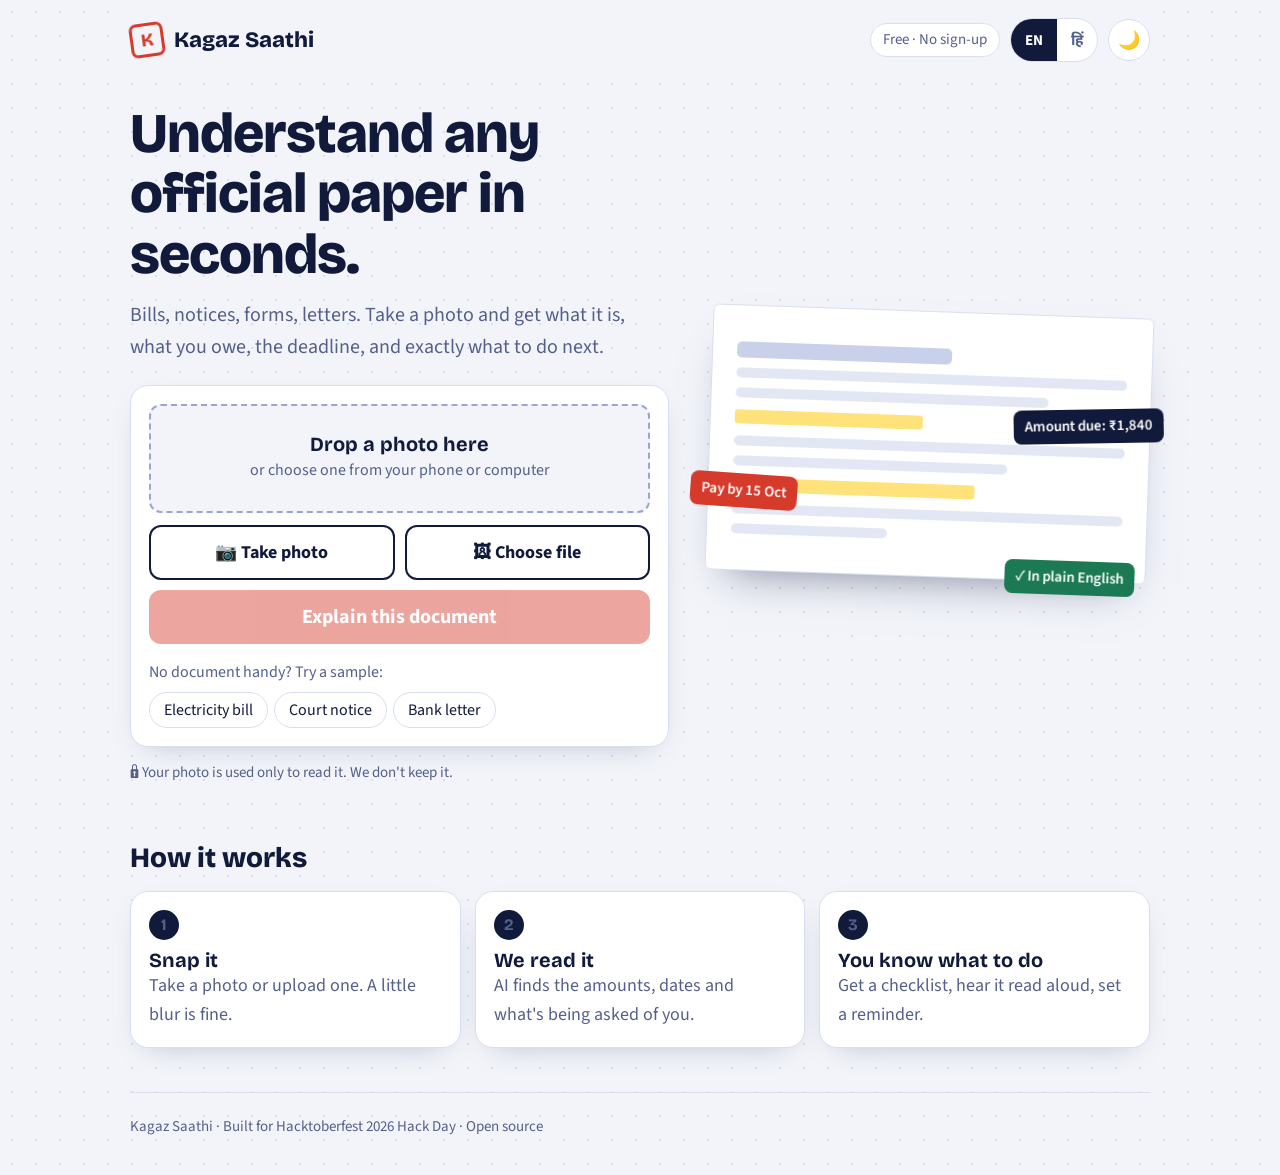
<file: index.html>
<!DOCTYPE html>
<html lang="en">
<head>
<meta charset="UTF-8">
<meta name="viewport" content="width=device-width, initial-scale=1">
<title>Kagaz Saathi – Understand any official paper in seconds</title>
<link rel="preconnect" href="https://fonts.googleapis.com">
<link rel="preconnect" href="https://fonts.gstatic.com" crossorigin>
<link href="https://fonts.googleapis.com/css2?family=Bricolage+Grotesque:wght@600;700;800&family=Source+Sans+3:wght@400;600;700&family=Noto+Sans+Devanagari:wght@400;600;700;800&display=swap" rel="stylesheet">
<link rel="stylesheet" href="style.css">
</head>
<body>
<div class="wrap">
  <nav>
    <div class="logo"><i>K</i>Kagaz Saathi</div>
    <div style="display:flex;gap:10px;align-items:center"><span class="pill" data-i="pill">Free · No sign-up</span><div class="seg" role="group" aria-label="Language"><button type="button" data-l="en" onclick="setLang('en')">EN</button><button type="button" data-l="hi" onclick="setLang('hi')">हिं</button></div><button id="theme" class="icon" type="button" aria-label="Toggle dark mode">🌙</button></div>
  </nav>

  <main id="home">
    <section class="hero">
      <div>
        <h1 data-i="h1">Understand any official paper in seconds.</h1>
        <p class="lead" data-i="lead">Bills, notices, forms, letters. Take a photo and get what it is, what you owe, the deadline, and exactly what to do next.</p>

        <div class="card">
          <div id="error" role="alert"></div>
          <label class="drop" id="drop" for="fileGallery">
            <b data-i="drop1">Drop a photo here</b>
            <span data-i="drop2">or choose one from your phone or computer</span>
          </label>
          <input type="file" id="fileGallery" accept="image/*">
          <input type="file" id="fileCamera" accept="image/*" capture="environment">
          <div id="thumbWrap"><img id="thumb" alt="Your document"><span id="fname"></span><button id="rm" type="button" data-i="remove">Remove</button></div>
          <div class="row">
            <button class="btn alt" type="button" onclick="fileCamera.click()" data-i="camera">📷 Take photo</button>
            <button class="btn alt" type="button" onclick="fileGallery.click()" data-i="gallery">🖼 Choose file</button>
            <button class="btn go" id="go" disabled data-i="go">Explain this document</button>
          </div>
          <div class="samples"><span data-i="samples">No document handy? Try a sample:</span>
            <div id="chips"></div>
          </div>
        </div>
        <p class="trust" data-i="trust">🔒 Your photo is used only to read it. We don't keep it.</p>
      </div>

      <div class="paper" aria-hidden="true">
        <div class="t h"></div><div class="t"></div><div class="t" style="width:80%"></div>
        <div class="mk" style="width:48%"></div>
        <div class="t"></div><div class="t" style="width:70%"></div>
        <div class="mk" style="width:62%"></div>
        <div class="t"></div><div class="t" style="width:40%"></div>
        <span class="tag a" data-i="tagA">Amount due: ₹1,840</span>
        <span class="tag b" data-i="tagB">Pay by 15 Oct</span>
        <span class="tag c" data-i="tagC">✓ In plain English</span>
      </div>
    </section>

    <section class="how">
      <h2 data-i="howH">How it works</h2>
      <div class="steps3">
        <div class="card"><span class="n">1</span><b data-i="s1t">Snap it</b><span data-i="s1d">Take a photo or upload one. A little blur is fine.</span></div>
        <div class="card"><span class="n">2</span><b data-i="s2t">We read it</b><span data-i="s2d">AI finds the amounts, dates and what's being asked of you.</span></div>
        <div class="card"><span class="n">3</span><b data-i="s3t">You know what to do</b><span data-i="s3d">Get a checklist, hear it read aloud, set a reminder.</span></div>
      </div>
    </section>
  </main>

  <section id="loading" role="status" aria-live="polite">
    <div class="scan"></div>
    <div id="msg">Reading your document…</div>
  </section>

  <section id="result" aria-live="polite">
    <button class="back" id="again" type="button" data-i="again">← Scan another document</button>
    <div class="rgrid">
      <div class="docpane" id="docpane"></div>
      <div>
        <div class="rhead"><h2 id="rTitle"></h2><div class="stamp" data-i="stamp">EXPLAINED</div></div>
        <p id="rSummary" style="margin:0"></p>
        <div class="facts">
          <div class="fact"><small data-i="lblAmount">Amount</small><b id="rAmount"></b></div>
          <div class="fact due"><small data-i="lblDeadline">Deadline</small><b id="rDeadline"></b><em id="rLeft"></em></div>
        </div>
        <h3 data-i="todoH" style="font:800 22px var(--head);margin:6px 0 10px">What you need to do</h3>
        <div class="prog"><i id="progBar"></i></div><p class="ptxt" id="progTxt"></p>
        <ul class="todo" id="rSteps"></ul>
        <div class="caution" id="rCautionBox"><b data-i="watch">Watch out</b><br><span id="rCaution"></span></div>
        <div class="row actions">
          <button class="btn" id="speak" type="button" data-i="speak">🔊 Read aloud</button>
          <button class="btn alt" id="stop" type="button" data-i="stop">Stop</button>
          <a class="btn alt" id="remind" target="_blank" rel="noopener" style="display:none" data-i="remind">📅 Remind me</a>
          <button class="btn alt" id="copy" type="button" data-i="copy">Copy summary</button>
        </div>
        <p class="disclaimer" data-i="disclaimer">Kagaz Saathi helps you understand a document. For payments or legal decisions, confirm with the issuing office.</p>
      </div>
    </div>
  </section>

  <footer data-i="footer">Kagaz Saathi · Built for Hacktoberfest 2026 Hack Day · Open source</footer>
</div>

<script src="lang.js" defer></script>
<script src="script.js" defer></script>
</body>
</html>
</file>
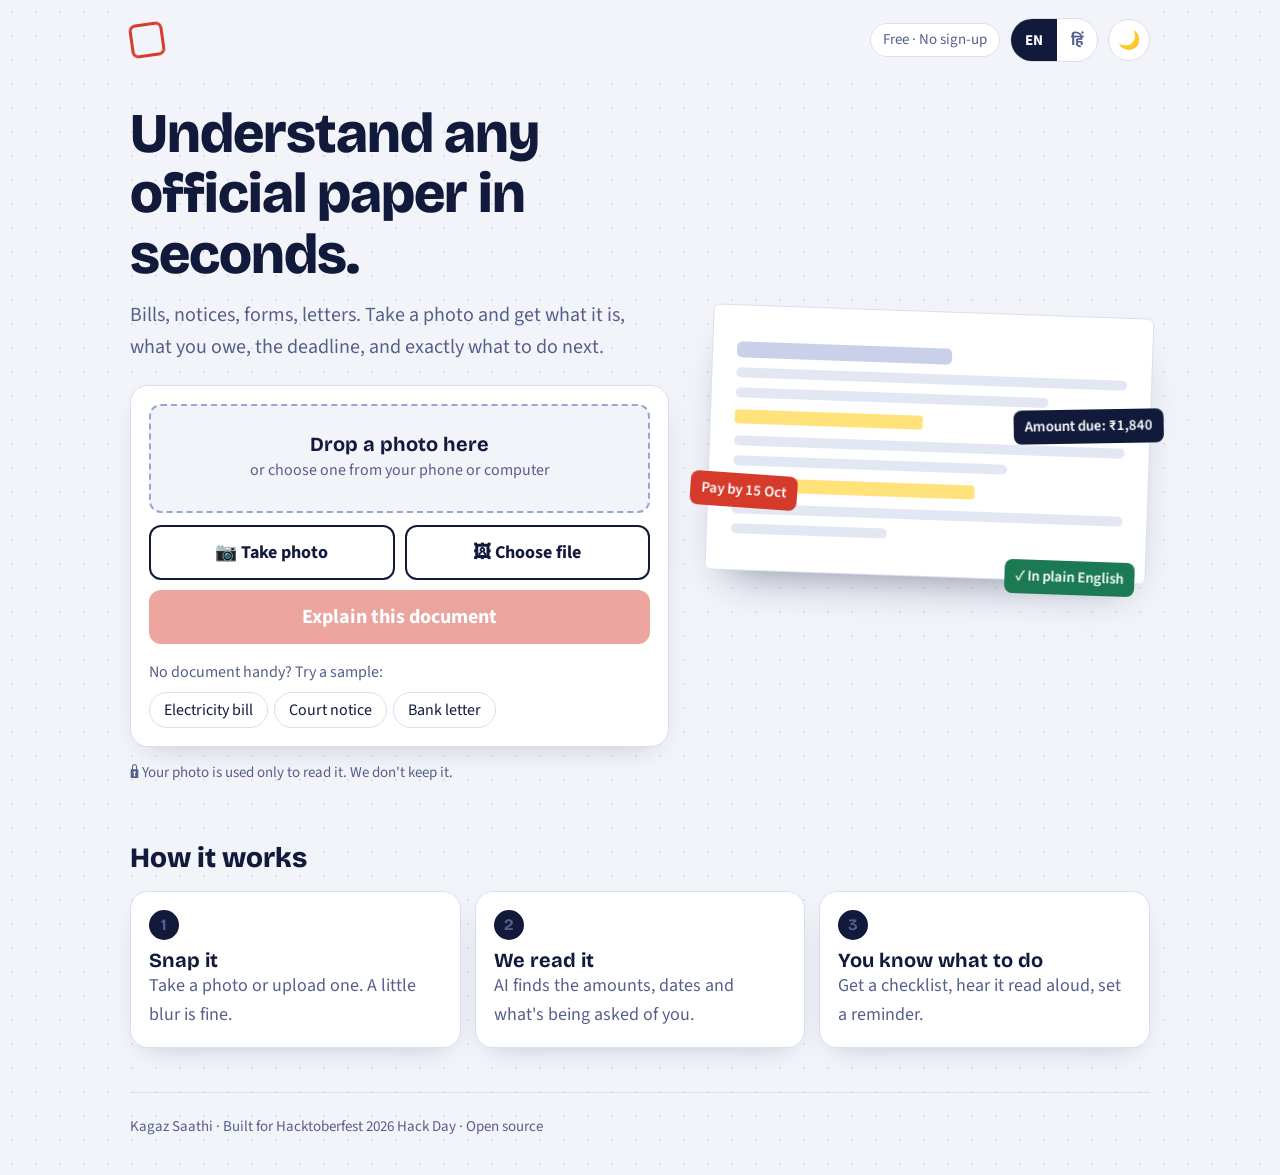
<file: index (1).html>
<!DOCTYPE html>
<html lang="en">
<head>
<meta charset="UTF-8">
<meta name="viewport" content="width=device-width, initial-scale=1">
<title>Kagaz Saathi – Understand any official paper in seconds</title>
<link rel="preconnect" href="https://fonts.googleapis.com">
<link rel="preconnect" href="https://fonts.gstatic.com" crossorigin>
<link href="https://fonts.googleapis.com/css2?family=Bricolage+Grotesque:wght@600;700;800&family=Source+Sans+3:wght@400;600;700&family=Noto+Sans+Devanagari:wght@400;600;700;800&display=swap" rel="stylesheet">
<link rel="stylesheet" href="style.css">
</head>
<body>
<div class="wrap">
  <nav>
    <div class="logo"><i data-i="mark">K</i><span data-i="brand">Kagaz Saathi</span></div>
    <div style="display:flex;gap:10px;align-items:center"><span class="pill" data-i="pill">Free · No sign-up</span><div class="seg" role="group" aria-label="Language"><button type="button" data-l="en" onclick="setLang('en')">EN</button><button type="button" data-l="hi" onclick="setLang('hi')">हिं</button></div><button id="theme" class="icon" type="button" aria-label="Toggle dark mode">🌙</button></div>
  </nav>

  <main id="home">
    <section class="hero">
      <div>
        <h1 data-i="h1">Understand any official paper in seconds.</h1>
        <p class="lead" data-i="lead">Bills, notices, forms, letters. Take a photo and get what it is, what you owe, the deadline, and exactly what to do next.</p>

        <div class="card">
          <div id="error" role="alert"></div>
          <label class="drop" id="drop" for="fileGallery">
            <b data-i="drop1">Drop a photo here</b>
            <span data-i="drop2">or choose one from your phone or computer</span>
          </label>
          <input type="file" id="fileGallery" accept="image/*">
          <input type="file" id="fileCamera" accept="image/*" capture="environment">
          <div id="thumbWrap"><img id="thumb" alt="Your document"><span id="fname"></span><button id="rm" type="button" data-i="remove">Remove</button></div>
          <div class="row">
            <button class="btn alt" type="button" onclick="fileCamera.click()" data-i="camera">📷 Take photo</button>
            <button class="btn alt" type="button" onclick="fileGallery.click()" data-i="gallery">🖼 Choose file</button>
            <button class="btn go" id="go" disabled data-i="go">Explain this document</button>
          </div>
          <div class="samples"><span data-i="samples">No document handy? Try a sample:</span>
            <div id="chips"></div>
          </div>
        </div>
        <p class="trust" data-i="trust">🔒 Your photo is used only to read it. We don't keep it.</p>
      </div>

      <div class="paper" aria-hidden="true">
        <div class="t h"></div><div class="t"></div><div class="t" style="width:80%"></div>
        <div class="mk" style="width:48%"></div>
        <div class="t"></div><div class="t" style="width:70%"></div>
        <div class="mk" style="width:62%"></div>
        <div class="t"></div><div class="t" style="width:40%"></div>
        <span class="tag a" data-i="tagA">Amount due: ₹1,840</span>
        <span class="tag b" data-i="tagB">Pay by 15 Oct</span>
        <span class="tag c" data-i="tagC">✓ In plain English</span>
      </div>
    </section>

    <section class="how">
      <h2 data-i="howH">How it works</h2>
      <div class="steps3">
        <div class="card"><span class="n">1</span><b data-i="s1t">Snap it</b><span data-i="s1d">Take a photo or upload one. A little blur is fine.</span></div>
        <div class="card"><span class="n">2</span><b data-i="s2t">We read it</b><span data-i="s2d">AI finds the amounts, dates and what's being asked of you.</span></div>
        <div class="card"><span class="n">3</span><b data-i="s3t">You know what to do</b><span data-i="s3d">Get a checklist, hear it read aloud, set a reminder.</span></div>
      </div>
    </section>
  </main>

  <section id="loading" role="status" aria-live="polite">
    <div class="scan"></div>
    <div id="msg">Reading your document…</div>
  </section>

  <section id="result" aria-live="polite">
    <button class="back" id="again" type="button" data-i="again">← Scan another document</button>
    <div class="rgrid">
      <div class="docpane" id="docpane"></div>
      <div>
        <div class="rhead"><h2 id="rTitle"></h2><div class="stamp" data-i="stamp">EXPLAINED</div></div>
        <p id="rSummary" style="margin:0"></p>
        <div class="facts">
          <div class="fact"><small data-i="lblAmount">Amount</small><b id="rAmount"></b></div>
          <div class="fact due"><small data-i="lblDeadline">Deadline</small><b id="rDeadline"></b><em id="rLeft"></em></div>
        </div>
        <h3 data-i="todoH" style="font:800 22px var(--head);margin:6px 0 10px">What you need to do</h3>
        <div class="prog"><i id="progBar"></i></div><p class="ptxt" id="progTxt"></p>
        <ul class="todo" id="rSteps"></ul>
        <div class="caution" id="rCautionBox"><b data-i="watch">Watch out</b><br><span id="rCaution"></span></div>
        <div class="row actions">
          <button class="btn" id="speak" type="button" data-i="speak">🔊 Read aloud</button>
          <button class="btn alt" id="stop" type="button" data-i="stop">Stop</button>
          <a class="btn alt" id="remind" target="_blank" rel="noopener" style="display:none" data-i="remind">📅 Remind me</a>
          <button class="btn alt" id="copy" type="button" data-i="copy">Copy summary</button>
        </div>
        <p class="disclaimer" data-i="disclaimer">Kagaz Saathi helps you understand a document. For payments or legal decisions, confirm with the issuing office.</p>
      </div>
    </div>
  </section>

  <footer data-i="footer">Kagaz Saathi · Built for Hacktoberfest 2026 Hack Day · Open source</footer>
</div>

<script src="lang.js" defer></script>
<script src="script.js" defer></script>
</body>
</html>
</file>
<file: style.css>
:root{
  --bg:#F2F4FA; --surface:#fff; --ink:#111A3B; --soft:#55608A; --line:#D9DFEF;
  --stamp:#D63A2A; --stamp-bg:#FDECEA; --mark:#FFE27A; --ok:#1B7A53; --ok-bg:#E5F4EC;
  --head:"Bricolage Grotesque","Noto Sans Devanagari","Segoe UI",system-ui,sans-serif;
  --body:"Source Sans 3","Noto Sans Devanagari","Segoe UI",system-ui,sans-serif;
}
*{box-sizing:border-box}
html{scroll-behavior:smooth}
body{margin:0;background:var(--bg);color:var(--ink);font:18px/1.6 var(--body)}
.wrap{max-width:1060px;margin:0 auto;padding:0 20px}
button,input{font-family:inherit}
:focus-visible{outline:3px solid var(--stamp);outline-offset:3px}

nav{display:flex;align-items:center;justify-content:space-between;padding:18px 0}
.logo{display:flex;align-items:center;gap:10px;font:800 22px var(--head)}
.logo i{width:34px;height:34px;border:3px solid var(--stamp);border-radius:7px;transform:rotate(-8deg);display:grid;place-items:center;color:var(--stamp);font:800 18px var(--head);font-style:normal}
.pill{font-size:15px;color:var(--soft);background:var(--surface);border:1px solid var(--line);padding:4px 12px;border-radius:99px}

.hero{display:grid;grid-template-columns:1.1fr .9fr;gap:40px;align-items:center;padding:24px 0 36px}
h1{font:800 clamp(34px,5.4vw,56px)/1.08 var(--head);margin:0 0 14px;letter-spacing:-1px}
.lead{color:var(--soft);font-size:20px;margin:0 0 22px;max-width:30em}

.card{background:var(--surface);border:1px solid var(--line);border-radius:18px;padding:18px;box-shadow:0 10px 30px -18px rgba(17,26,59,.35)}
.drop{display:block;text-align:center;padding:26px 14px;border:2px dashed #9AA6CF;border-radius:12px;background:var(--bg);transition:.15s}
.drop.over{border-color:var(--stamp);background:var(--stamp-bg)}
.drop b{display:block;font:700 20px var(--head)}
.drop span{color:var(--soft);font-size:16px}
.row{display:flex;gap:10px;flex-wrap:wrap;margin-top:12px}
.btn{flex:1;min-width:140px;border:0;border-radius:12px;padding:13px 18px;font-weight:700;font-size:18px;cursor:pointer;background:var(--ink);color:#fff;min-height:50px;text-decoration:none;text-align:center;display:inline-block}
.btn.go{background:var(--stamp);flex-basis:100%;font-size:20px}
.btn.alt{background:var(--surface);color:var(--ink);border:2px solid var(--ink)}
.btn:disabled{opacity:.45;cursor:not-allowed}
input[type=file]{position:absolute;width:1px;height:1px;opacity:0}
#thumbWrap{display:none;align-items:center;gap:12px;margin-top:12px;padding:8px;border:1px solid var(--line);border-radius:12px}
#thumb{width:64px;height:64px;object-fit:cover;border-radius:8px}
#thumbWrap button{margin-left:auto;background:none;border:0;color:var(--stamp);font-weight:700;cursor:pointer;font-size:16px}
.samples{margin-top:16px;font-size:16px;color:var(--soft)}
.chip{border:1px solid var(--line);background:var(--surface);border-radius:99px;padding:6px 14px;margin:6px 6px 0 0;cursor:pointer;font-size:16px;color:var(--ink)}
.chip:hover{border-color:var(--ink)}
.trust{font-size:15px;color:var(--soft);margin:14px 0 0}

/* the one memorable element: an annotated paper */
.paper{position:relative;background:var(--surface);border:1px solid var(--line);border-radius:6px;padding:26px 24px;transform:rotate(2deg);box-shadow:0 24px 40px -24px rgba(17,26,59,.5)}
.paper .t{height:10px;border-radius:5px;background:#E3E7F3;margin:10px 0}
.paper .h{height:16px;width:55%;background:#C9D1EA}
.paper .mk{background:var(--mark);height:14px;border-radius:3px;margin:12px 0}
.tag{position:absolute;background:var(--ink);color:#fff;font-size:15px;font-weight:600;padding:5px 11px;border-radius:8px;white-space:nowrap}
.tag.a{right:-14px;top:92px;transform:rotate(-3deg)}
.tag.b{left:-18px;top:168px;background:var(--stamp);transform:rotate(2deg)}
.tag.c{right:10px;bottom:-14px;background:var(--ok)}

.how{padding:20px 0 44px}
.how h2,.sec h2{font:800 28px var(--head);margin:0 0 16px}
.steps3{display:grid;grid-template-columns:repeat(3,1fr);gap:14px}
.steps3 .card{padding:18px}
.steps3 b{display:block;font:700 20px var(--head)}
.steps3 span{color:var(--soft)}
.n{display:inline-grid;place-items:center;width:30px;height:30px;border-radius:50%;background:var(--ink);color:#fff;font:700 16px var(--head);margin-bottom:8px}

/* loading */
#loading{display:none;text-align:center;padding:90px 0}
.scan{width:150px;height:190px;margin:0 auto 22px;background:var(--surface);border:1px solid var(--line);border-radius:6px;position:relative;overflow:hidden}
.scan::after{content:"";position:absolute;left:0;right:0;height:4px;background:var(--stamp);box-shadow:0 0 14px var(--stamp);animation:sc 1.4s ease-in-out infinite alternate}
@keyframes sc{from{top:0}to{top:calc(100% - 4px)}}
#msg{font:700 22px var(--head)}

/* result */
#result{display:none;padding:12px 0 56px}
.back{background:none;border:0;color:var(--soft);font-size:17px;cursor:pointer;padding:8px 0}
.rgrid{display:grid;grid-template-columns:.8fr 1.2fr;gap:24px;align-items:start}
.docpane{position:sticky;top:16px}
.docpane img{width:100%;border-radius:10px;border:1px solid var(--line);display:block}
.docpane .paper{transform:none}
.rhead{display:flex;justify-content:space-between;gap:14px;align-items:flex-start}
.rhead h2{font:800 clamp(28px,4vw,38px)/1.1 var(--head);margin:0 0 8px}
.stamp{flex:none;border:3px solid var(--stamp);color:var(--stamp);border-radius:8px;font:800 16px/1.15 var(--head);padding:5px 10px;transform:rotate(-7deg);text-align:center}
.facts{display:grid;grid-template-columns:1fr 1fr;gap:12px;margin:16px 0}
.fact{background:var(--surface);border:1px solid var(--line);border-radius:14px;padding:14px 16px}
.fact small{color:var(--soft);font-size:15px;display:block}
.fact b{font:800 26px/1.2 var(--head);display:block}
.fact em{font-style:normal;font-weight:700;font-size:15px}
.fact.due{background:var(--stamp-bg);border-color:#F4C3BD}.fact.due em{color:var(--stamp)}
.todo{list-style:none;padding:0;margin:0}
.todo li{display:flex;gap:12px;align-items:flex-start;background:var(--surface);border:1px solid var(--line);border-radius:12px;padding:12px 14px;margin-bottom:8px;cursor:pointer}
.todo input{width:22px;height:22px;margin-top:4px;accent-color:var(--ok);flex:none}
.todo li.done{background:var(--ok-bg);border-color:#B7DEC8}
.todo li.done span{text-decoration:line-through;color:var(--soft)}
.caution{background:#FFF6DD;border-left:6px solid #E8A81E;border-radius:6px;padding:12px 16px;margin:16px 0}
.actions .btn{flex:0 1 auto}
.disclaimer{font-size:14px;color:var(--soft);margin-top:18px}
#error{display:none;margin:0 0 14px;padding:12px 16px;border-left:6px solid var(--stamp);background:var(--stamp-bg);border-radius:6px}
footer{border-top:1px solid var(--line);padding:22px 0 36px;color:var(--soft);font-size:15px}

@media(max-width:820px){
  .hero{grid-template-columns:1fr;gap:34px}
  .paper{max-width:340px;margin:0 auto}
  .steps3{grid-template-columns:1fr}
  .rgrid{grid-template-columns:1fr}
  .docpane{position:static}
  .docpane .paper{display:none}
}
@media(max-width:430px){.facts{grid-template-columns:1fr}.rhead{flex-direction:column-reverse}}
@media(prefers-reduced-motion:reduce){.scan::after{animation:none;top:40%}html{scroll-behavior:auto}}

/* ===== UPGRADE: depth, motion, dark mode ===== */
body{background-image:radial-gradient(var(--line) 1px,transparent 1px);background-size:24px 24px}
nav{position:sticky;top:0;z-index:20;backdrop-filter:blur(10px);background:color-mix(in srgb,var(--bg) 82%,transparent)}
.icon{width:42px;height:42px;border-radius:50%;border:1px solid var(--line);background:var(--surface);font-size:18px;cursor:pointer}
.btn{transition:transform .15s,box-shadow .15s}
.btn:hover:not(:disabled){transform:translateY(-2px);box-shadow:0 8px 18px -8px rgba(17,26,59,.5)}
.btn:active:not(:disabled){transform:scale(.97)}
.steps3 .card{transition:transform .2s}.steps3 .card:hover{transform:translateY(-4px)}
.paper{transition:transform .15s ease-out;will-change:transform}
.hero .tag{animation:pop .5s cubic-bezier(.2,1.5,.4,1) both}
.hero .tag.a{animation-delay:.5s}.hero .tag.b{animation-delay:.8s}.hero .tag.c{animation-delay:1.1s}
@keyframes pop{from{opacity:0;scale:.5}to{opacity:1;scale:1}}
.stamp.slam{animation:slam .55s cubic-bezier(.2,1.6,.4,1) both}
@keyframes slam{from{transform:rotate(-7deg) scale(2.4);opacity:0}to{transform:rotate(-7deg) scale(1);opacity:1}}
#result.in .fact,#result.in .todo li,#result.in .caution{animation:up .5s ease-out both}
#result.in .fact:nth-child(2){animation-delay:.1s}
#result.in .todo li:nth-child(1){animation-delay:.2s}#result.in .todo li:nth-child(2){animation-delay:.3s}
#result.in .todo li:nth-child(3){animation-delay:.4s}#result.in .todo li:nth-child(n+4){animation-delay:.5s}
#result.in .caution{animation-delay:.55s}
@keyframes up{from{opacity:0;transform:translateY(14px)}to{opacity:1;transform:none}}
.prog{height:8px;background:var(--line);border-radius:9px;overflow:hidden}
.prog i{display:block;height:100%;width:0;background:var(--ok);border-radius:9px;transition:width .35s}
.ptxt{margin:6px 0 10px;font-size:15px;color:var(--soft)}
.cf{position:fixed;top:40%;width:9px;height:14px;border-radius:2px;z-index:99;pointer-events:none;animation:cf 1.5s cubic-bezier(.2,.7,.3,1) forwards}
@keyframes cf{to{transform:translate(var(--x),70vh) rotate(var(--r));opacity:0}}
[data-theme=dark]{--bg:#0D1226;--surface:#171F3F;--ink:#EEF1FF;--soft:#A3ADD6;--line:#2A3462;--stamp:#FF6B57;--stamp-bg:#35192A;--ok:#4FD39A;--ok-bg:#12301F}
[data-theme=dark] .btn,[data-theme=dark] .n,[data-theme=dark] .tag{color:#0D1226}
[data-theme=dark] .btn.alt{color:var(--ink)}
[data-theme=dark] .btn.go,[data-theme=dark] .tag.b,[data-theme=dark] .tag.c{color:#fff}
[data-theme=dark] .paper .t{background:#2A3462}[data-theme=dark] .paper .h{background:#43518F}
[data-theme=dark] .caution{background:#3A3216}
[data-theme=dark] .fact.due{border-color:#6B2C33}
@media(prefers-reduced-motion:reduce){*{animation:none!important;transition:none!important}}

/* ===== Language switch + Hindi typography ===== */
.seg{display:flex;border:1px solid var(--line);border-radius:99px;overflow:hidden;background:var(--surface)}
.seg button{border:0;background:none;padding:0 14px;min-height:42px;font-weight:700;font-size:15px;cursor:pointer;color:var(--soft)}
.seg button[aria-pressed=true]{background:var(--ink);color:#fff}
[data-theme=dark] .seg button[aria-pressed=true]{color:#0D1226}
[lang=hi] h1{line-height:1.3;letter-spacing:0}
[lang=hi] .rhead h2,[lang=hi] .how h2,[lang=hi] h3{line-height:1.35;letter-spacing:0}
[lang=hi] .btn,[lang=hi] .drop b{line-height:1.4}
@media(max-width:520px){.pill{display:none}}
</file>
